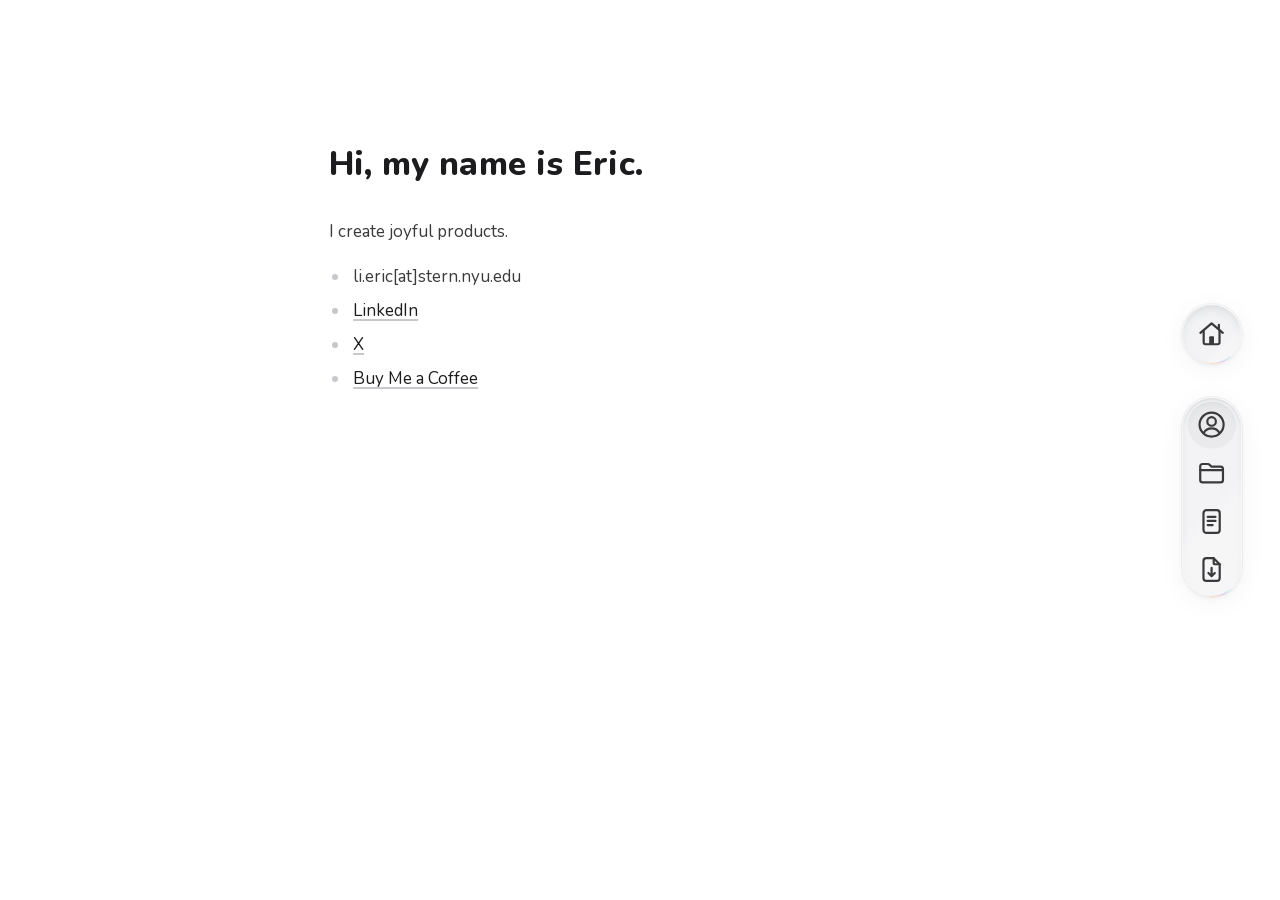
<file: about/index.html>
<!doctype html>
<html lang="en" class="is-page">
<head>
<meta charset="utf-8">
<meta name="viewport" content="width=device-width, initial-scale=1, viewport-fit=cover">
<title>About · Eric.</title>
<meta name="theme-color" content="#ffffff">
<link rel="stylesheet" href="../assets/site.css">
<link rel="stylesheet" href="../assets/app.css">
<script>document.documentElement.classList.add('js')</script>
</head>
<body data-page="about">
<main id="content" class="md">
<h1>Hi, my name is Eric.</h1>
<p>I create joyful products.</p>
<ul>
  <li>li.eric[at]stern.nyu.edu</li>
  <li><a href="https://linkedin.com/in/liericnyc" target="_blank" rel="noopener">LinkedIn</a></li>
  <li><a href="https://x.com/liiericc" target="_blank" rel="noopener">X</a></li>
  <li><a href="https://buymeacoffee.com/ericli" target="_blank" rel="noopener">Buy Me a Coffee</a></li>
</ul>
</main>
<noscript>
  <nav class="md md-nav">
    <ul>
      <li><a href="../">Home</a></li>
      <li><a href="../about/">About</a></li>
      <li><a href="../projects/">Projects</a></li>
      <li><a href="../experience/">Experience</a></li>
      <li><a href="../resume/">Resume</a></li>
    </ul>
  </nav>
</noscript>
<script src="../assets/app.js"></script>
</body>
</html>
</file>
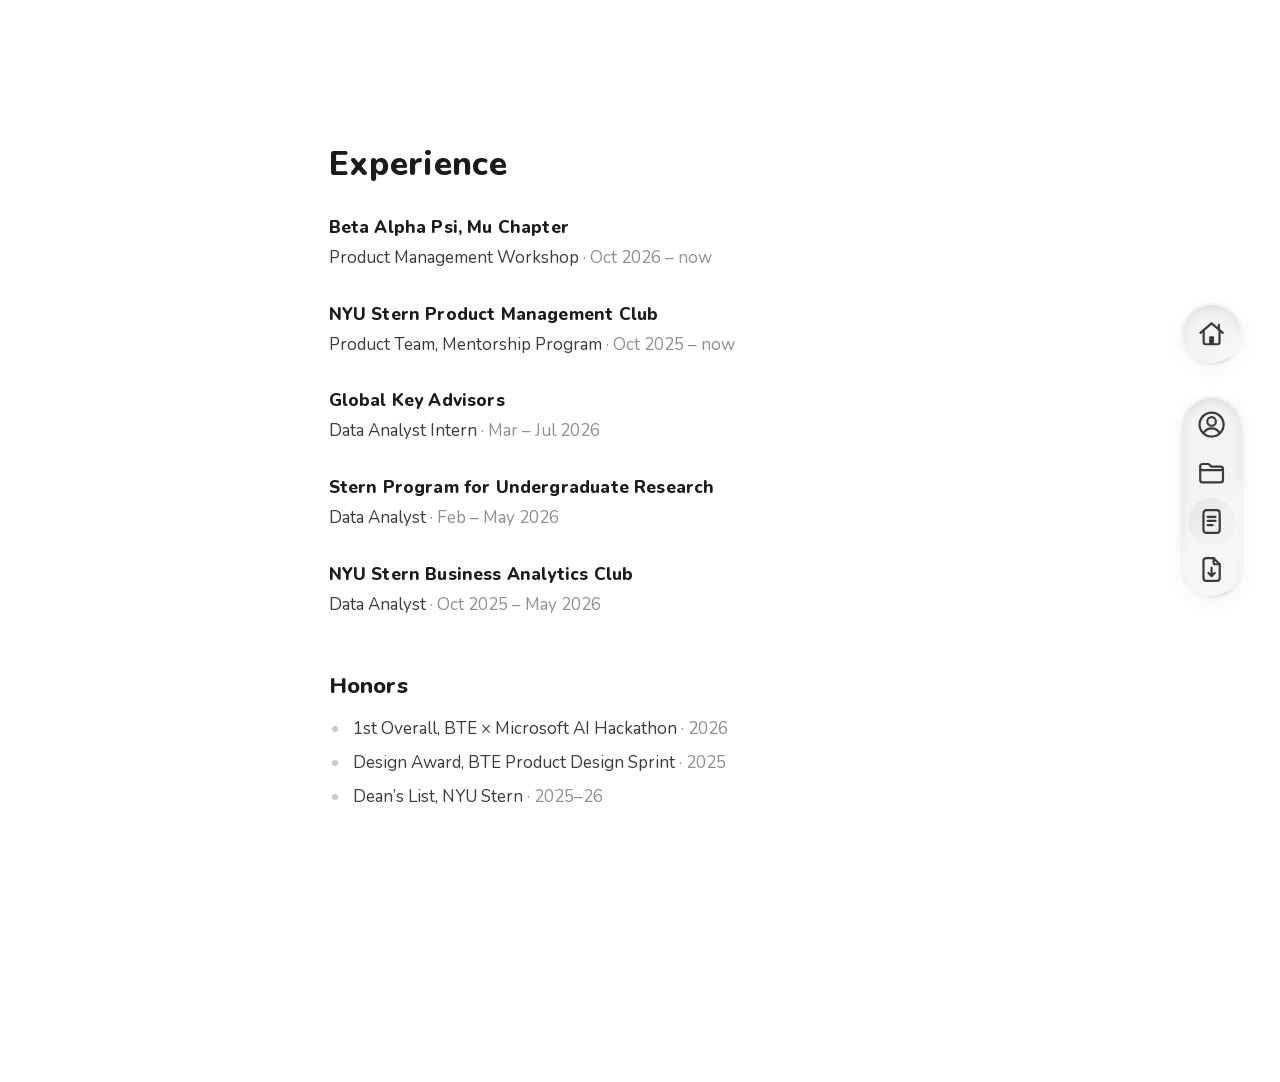
<file: experience/index.html>
<!doctype html>
<html lang="en" class="is-page">
<head>
<meta charset="utf-8">
<meta name="viewport" content="width=device-width, initial-scale=1, viewport-fit=cover">
<title>Experience · Eric.</title>
<meta name="theme-color" content="#ffffff">
<link rel="stylesheet" href="../assets/site.css">
<link rel="stylesheet" href="../assets/app.css">
<script>document.documentElement.classList.add('js')</script>
</head>
<body data-page="experience">
<main id="content" class="md">
<h1>Experience</h1>

<h3>Beta Alpha Psi, Mu Chapter</h3>
<p>Product Management Workshop <span class="meta">· Oct 2026 – now</span></p>

<h3>NYU Stern Product Management Club</h3>
<p>Product Team, Mentorship Program <span class="meta">· Oct 2025 – now</span></p>

<h3>Global Key Advisors</h3>
<p>Data Analyst Intern <span class="meta">· Mar – Jul 2026</span></p>

<h3>Stern Program for Undergraduate Research</h3>
<p>Data Analyst <span class="meta">· Feb – May 2026</span></p>

<h3>NYU Stern Business Analytics Club</h3>
<p>Data Analyst <span class="meta">· Oct 2025 – May 2026</span></p>

<h2>Honors</h2>
<ul>
  <li>1st Overall, BTE × Microsoft AI Hackathon <span class="meta">· 2026</span></li>
  <li>Design Award, BTE Product Design Sprint <span class="meta">· 2025</span></li>
  <li>Dean’s List, NYU Stern <span class="meta">· 2025–26</span></li>
</ul>
</main>
<noscript>
  <nav class="md md-nav">
    <ul>
      <li><a href="../">Home</a></li>
      <li><a href="../about/">About</a></li>
      <li><a href="../projects/">Projects</a></li>
      <li><a href="../experience/">Experience</a></li>
      <li><a href="../resume/">Resume</a></li>
    </ul>
  </nav>
</noscript>
<script src="../assets/app.js"></script>
</body>
</html>
</file>
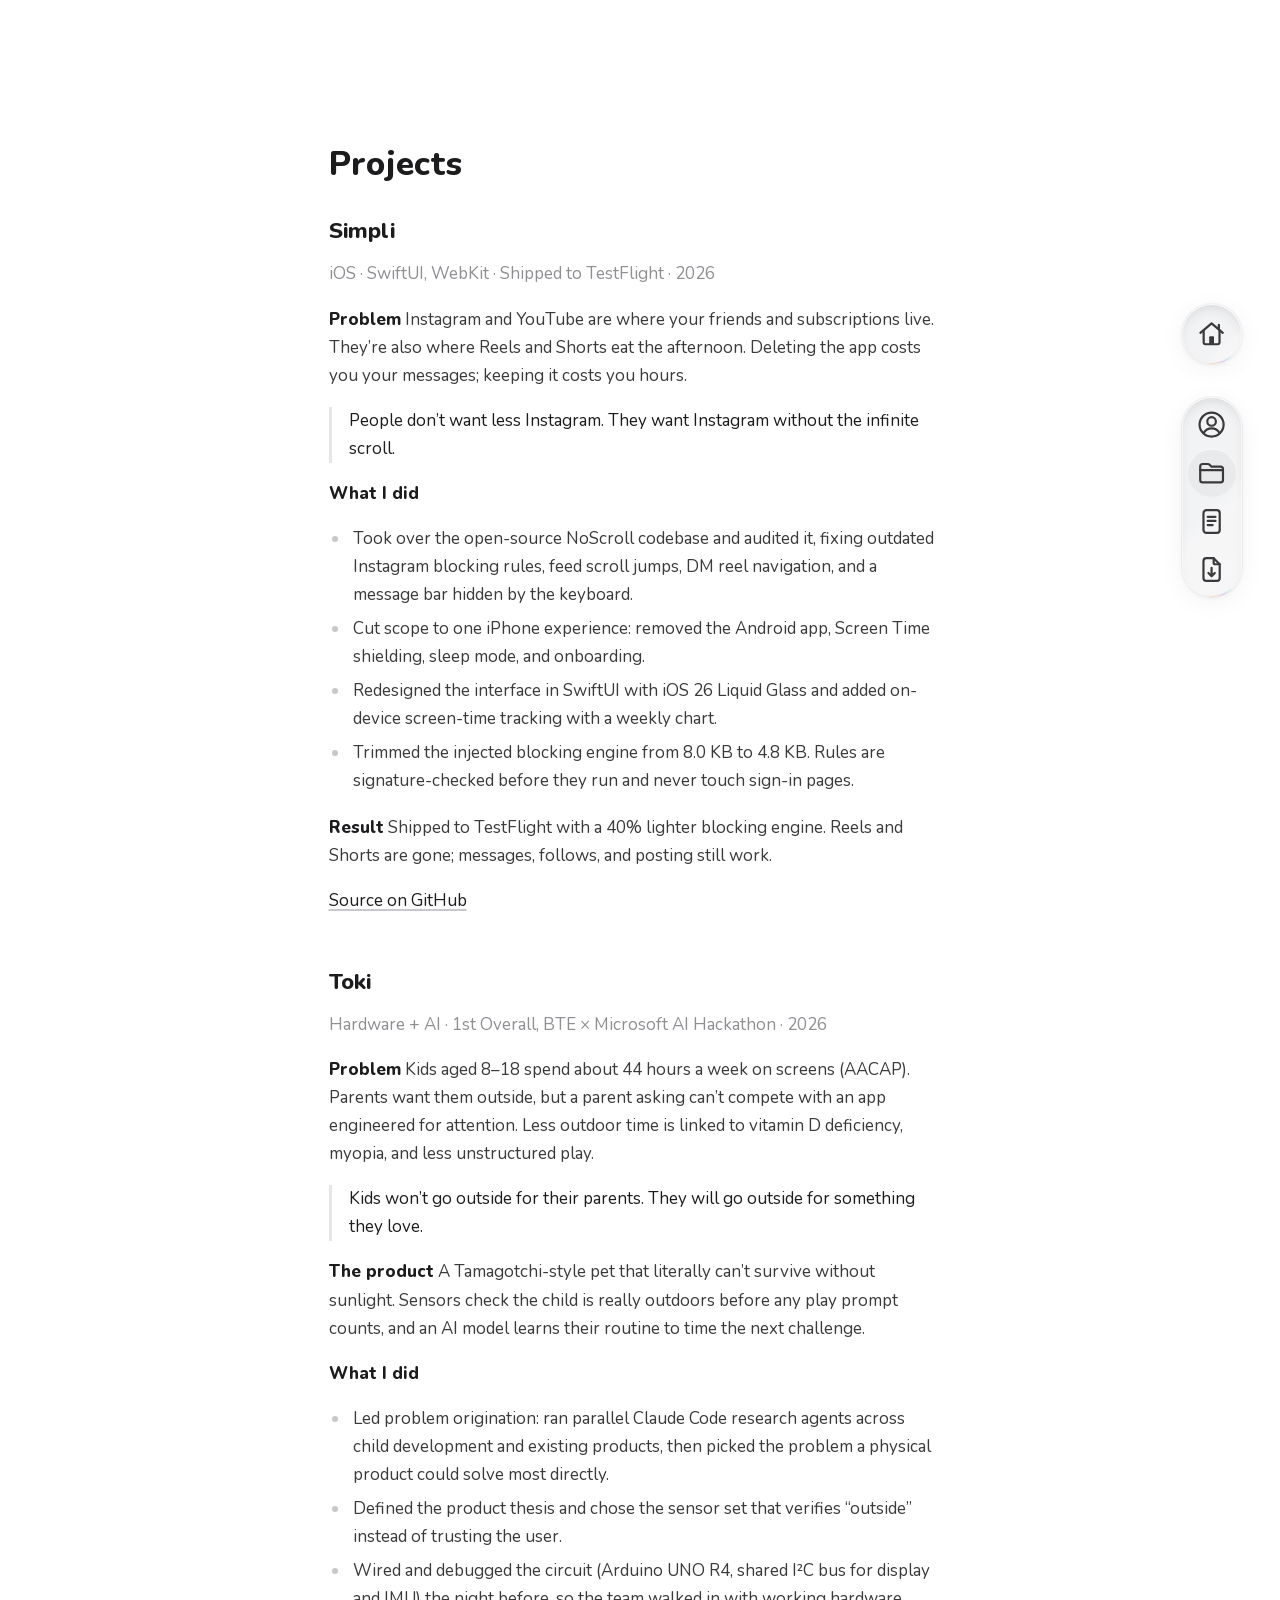
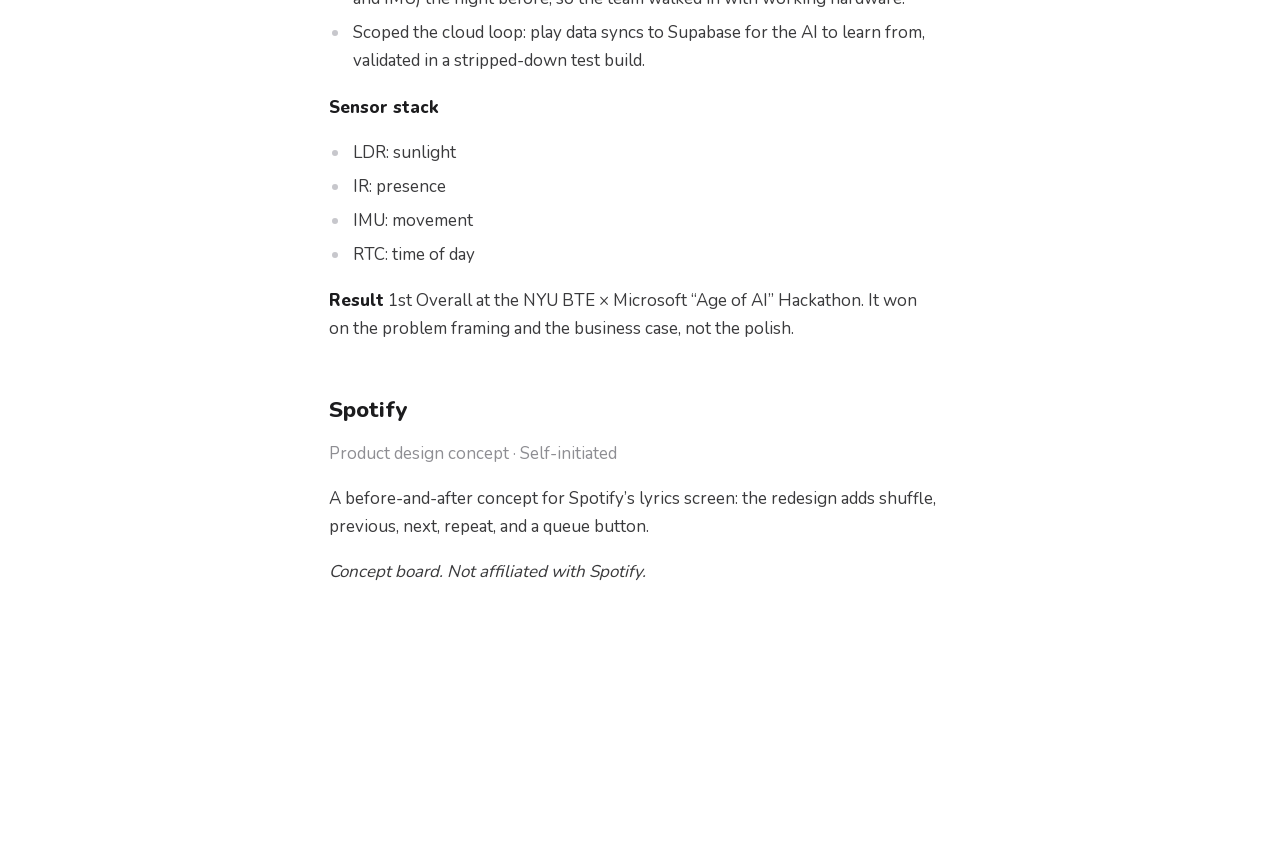
<file: projects/index.html>
<!doctype html>
<html lang="en" class="is-page">
<head>
<meta charset="utf-8">
<meta name="viewport" content="width=device-width, initial-scale=1, viewport-fit=cover">
<title>Projects · Eric.</title>
<meta name="theme-color" content="#ffffff">
<link rel="stylesheet" href="../assets/site.css">
<link rel="stylesheet" href="../assets/app.css">
<script>document.documentElement.classList.add('js')</script>
</head>
<body data-page="projects">
<main id="content" class="md">
<h1>Projects</h1>

<h2>Simpli</h2>
<p class="meta">iOS · SwiftUI, WebKit · Shipped to TestFlight · 2026</p>
<p><strong>Problem</strong> Instagram and YouTube are where your friends and subscriptions live. They’re also where Reels and Shorts eat the afternoon. Deleting the app costs you your messages; keeping it costs you hours.</p>
<blockquote><p>People don’t want less Instagram. They want Instagram without the infinite scroll.</p></blockquote>
<p><strong>What I did</strong></p>
<ul>
  <li>Took over the open-source NoScroll codebase and audited it, fixing outdated Instagram blocking rules, feed scroll jumps, DM reel navigation, and a message bar hidden by the keyboard.</li>
  <li>Cut scope to one iPhone experience: removed the Android app, Screen Time shielding, sleep mode, and onboarding.</li>
  <li>Redesigned the interface in SwiftUI with iOS 26 Liquid Glass and added on-device screen-time tracking with a weekly chart.</li>
  <li>Trimmed the injected blocking engine from 8.0 KB to 4.8 KB. Rules are signature-checked before they run and never touch sign-in pages.</li>
</ul>
<p><strong>Result</strong> Shipped to TestFlight with a 40% lighter blocking engine. Reels and Shorts are gone; messages, follows, and posting still work.</p>
<p><a href="https://github.com/ericclii/Simpli" target="_blank" rel="noopener">Source on GitHub</a></p>

<h2>Toki</h2>
<p class="meta">Hardware + AI · 1st Overall, BTE × Microsoft AI Hackathon · 2026</p>
<p><strong>Problem</strong> Kids aged 8–18 spend about 44 hours a week on screens (AACAP). Parents want them outside, but a parent asking can’t compete with an app engineered for attention. Less outdoor time is linked to vitamin D deficiency, myopia, and less unstructured play.</p>
<blockquote><p>Kids won’t go outside for their parents. They will go outside for something they love.</p></blockquote>
<p><strong>The product</strong> A Tamagotchi-style pet that literally can’t survive without sunlight. Sensors check the child is really outdoors before any play prompt counts, and an AI model learns their routine to time the next challenge.</p>
<p><strong>What I did</strong></p>
<ul>
  <li>Led problem origination: ran parallel Claude Code research agents across child development and existing products, then picked the problem a physical product could solve most directly.</li>
  <li>Defined the product thesis and chose the sensor set that verifies “outside” instead of trusting the user.</li>
  <li>Wired and debugged the circuit (Arduino UNO R4, shared I²C bus for display and IMU) the night before, so the team walked in with working hardware.</li>
  <li>Scoped the cloud loop: play data syncs to Supabase for the AI to learn from, validated in a stripped-down test build.</li>
</ul>
<p><strong>Sensor stack</strong></p>
<ul>
  <li>LDR: sunlight</li>
  <li>IR: presence</li>
  <li>IMU: movement</li>
  <li>RTC: time of day</li>
</ul>
<p><strong>Result</strong> 1st Overall at the NYU BTE × Microsoft “Age of AI” Hackathon. It won on the problem framing and the business case, not the polish.</p>

<h2>Spotify</h2>
<p class="meta">Product design concept · Self-initiated</p>
<p>A before-and-after concept for Spotify’s lyrics screen: the redesign adds shuffle, previous, next, repeat, and a queue button.</p>
<p><em>Concept board. Not affiliated with Spotify.</em></p>
</main>
<noscript>
  <nav class="md md-nav">
    <ul>
      <li><a href="../">Home</a></li>
      <li><a href="../about/">About</a></li>
      <li><a href="../projects/">Projects</a></li>
      <li><a href="../experience/">Experience</a></li>
      <li><a href="../resume/">Resume</a></li>
    </ul>
  </nav>
</noscript>
<script src="../assets/app.js"></script>
</body>
</html>
</file>
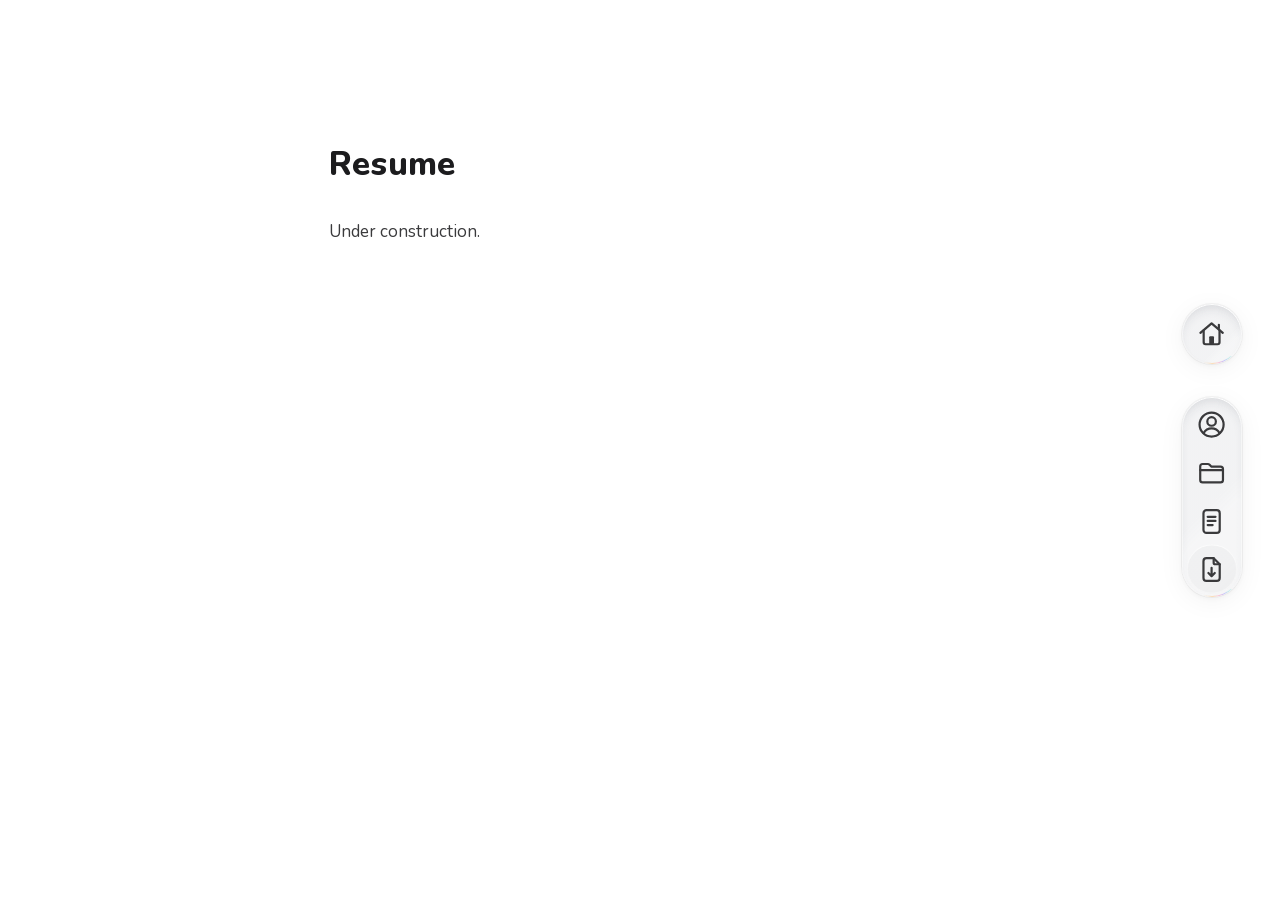
<file: resume/index.html>
<!doctype html>
<html lang="en" class="is-page">
<head>
<meta charset="utf-8">
<meta name="viewport" content="width=device-width, initial-scale=1, viewport-fit=cover">
<title>Resume · Eric.</title>
<meta name="theme-color" content="#ffffff">
<link rel="stylesheet" href="../assets/site.css">
<link rel="stylesheet" href="../assets/app.css">
<script>document.documentElement.classList.add('js')</script>
</head>
<body data-page="resume">
<main id="content" class="md">
<h1>Resume</h1>
<p>Under construction.</p>
</main>
<noscript>
  <nav class="md md-nav">
    <ul>
      <li><a href="../">Home</a></li>
      <li><a href="../about/">About</a></li>
      <li><a href="../projects/">Projects</a></li>
      <li><a href="../experience/">Experience</a></li>
      <li><a href="../resume/">Resume</a></li>
    </ul>
  </nav>
</noscript>
<script src="../assets/app.js"></script>
</body>
</html>
</file>
<file: assets/site.css>
/*
  SF Pro Rounded isn't licensed for web embedding, so it's reached three ways:
  - Safari (macOS / iOS): the `ui-rounded` generic resolves to SF Pro Rounded.
  - Chrome / Firefox on a Mac with SF Pro Rounded installed: local() below.
  - Everyone else: Nunito, the closest open rounded sans. Its ExtraBold is
    served as the bold weight because Nunito's Bold reads lighter than SF Pro
    Rounded Bold. (Nunito: SIL Open Font License, see OFL-Nunito.txt.)
*/
@font-face {
  font-family: "SF Rounded Local";
  font-weight: 400;
  src: local("SF Pro Rounded Regular"), local("SFProRounded-Regular");
}
@font-face {
  font-family: "SF Rounded Local";
  font-weight: 700;
  src: local("SF Pro Rounded Bold"), local("SFProRounded-Bold");
}
@font-face {
  font-family: "Nunito Fallback";
  font-weight: 400;
  font-display: block;
  src: url("nunito-regular.woff2") format("woff2");
}
@font-face {
  font-family: "Nunito Fallback";
  font-weight: 700;
  font-display: block;
  src: url("nunito-extrabold.woff2") format("woff2");
}

:root {
  --ink: #d1d1d6;          /* Apple systemGray4: the big word */
  --text: #3a3a3c;         /* body copy */
  --strong: #1c1c1e;       /* headings, link text */
  --mark: #c7c7cc;         /* markdown syntax: # - ** [ ]( ) > */
  --muted: #8e8e93;        /* link targets, metadata */
  --paper: #ffffff;
  --tracking: 0.05em;      /* ~5% looser than the font's default spacing */
  --rounded: ui-rounded, "SF Rounded Local", "SF Pro Rounded", "Nunito Fallback", system-ui, sans-serif;
  color-scheme: light;
}

*, *::before, *::after { box-sizing: border-box; }

/* Reserve the scrollbar's space everywhere, so moving between the landing
   page (no scroll) and a long page doesn't shift the layout mid-animation. */
html { scrollbar-gutter: stable; }
html.is-home { overflow: hidden; }

body {
  margin: 0;
  min-height: 100svh;
  background: var(--paper);
  font-family: var(--rounded);
  color: var(--text);
  -webkit-font-smoothing: antialiased;
  -webkit-tap-highlight-color: transparent;
  text-rendering: optimizeLegibility;
}

.visually-hidden {
  position: absolute;
  width: 1px; height: 1px;
  overflow: hidden;
  clip: rect(0 0 0 0);
  white-space: nowrap;
}

/* ---------- Markdown pages ----------
   Pages are styled like a rendered markdown document: plain headings,
   paragraphs, lists, quotes and links, and nothing else. */

.md {
  --side: max(24px, var(--dock-space, 96px));
  position: relative;
  z-index: 1;
  width: min(100%, calc(38rem + 2 * var(--side)));
  margin: 0 auto;
  padding: clamp(72px, 16vh, 160px) var(--side) 28vh;
  font-size: 1.0625rem;
  line-height: 1.65;
  font-weight: 400;
  overflow-wrap: break-word;
}
/* On narrow screens only the right side needs to clear the menu. */
@media (max-width: 720px) {
  .md { padding-left: 24px; width: 100%; }
}
.md:empty { padding: 0; }

.md h1, .md h2, .md h3 {
  color: var(--strong);
  font-weight: 700;
  line-height: 1.2;
  letter-spacing: 0.01em;
}
.md h1 { font-size: 2.1rem; margin: 0 0 1em; }
.md h2 { font-size: 1.4rem; margin: 2.4em 0 .7em; }
.md h3 { font-size: 1.08rem; margin: 1.9em 0 .3em; }
.md h1 + h2 { margin-top: 0; }

.md p { margin: 0 0 1em; }
.md .meta { color: var(--muted); }
.md strong { color: var(--strong); font-weight: 700; }
.md em { font-style: italic; }

.md ul { margin: 0 0 1.1em; padding-left: 1.25em; }
.md li { margin: 0 0 .35em; padding-left: .2em; }
.md li::marker { color: var(--mark); }

.md blockquote {
  margin: 0 0 1em;
  padding-left: 1em;
  border-left: 3px solid #e5e5ea;
  color: var(--strong);
}
.md blockquote p { margin: 0; }

.md a {
  color: var(--strong);
  text-decoration: underline;
  text-decoration-color: var(--mark);
  text-decoration-thickness: 1.5px;
  text-underline-offset: .2em;
  transition: color .2s ease, text-decoration-color .2s ease;
}
.md a:hover, .md a:focus-visible { color: #0a84ff; text-decoration-color: currentColor; outline: none; }

/* No-JS fallback navigation. */
.md-nav { padding: 0 var(--side, 24px) 10vh; max-width: calc(38rem + 48px); margin: 0 auto; }
</file>
<file: assets/app.css>
/* The landing word and the liquid-glass menu, shared by every page. */

/* ---------- The word ---------- */

.stage {
  position: fixed;
  inset: 0;
  z-index: 0;
  display: grid;
  place-items: center;
  overflow: clip;
  pointer-events: none;
}

.word {
  margin: 0;
  /* Oversized: ~58% of a desktop viewport, ~90% of a phone's width. */
  font-size: min(42vw, 44vh);
  font-weight: 700;
  line-height: 1;
  color: var(--ink);
  letter-spacing: var(--tracking);
  /* Balance the trailing tracking after the period so the word sits centred. */
  padding-left: var(--tracking);
  white-space: nowrap;
  text-align: center;
  user-select: none;
  -webkit-user-select: none;
}

/* Stacking the word on phones (PHONE_STACK in app.js). The word is two
   .rows, side by side by default; a .brk is an extra line break for the
   four-row stack. */
.brk { display: none; }
.brk::before { content: "\A"; white-space: pre; }
@media (max-width: 600px) and (orientation: portrait) {
  [data-stack="2"] .word,
  [data-stack="4"] .word { width: calc(100vw - 40px); }
  [data-stack="2"] .row,
  [data-stack="4"] .row { display: block; }
  /* Two staggered rows: "Er" set from the left edge, "ic." from the right,
     each about 70% of the width, which brings the "i" (and the menu fitted
     to it) in toward the middle of the screen. */
  [data-stack="2"] .word { font-size: min(62vw, 36svh); line-height: .95; }
  [data-stack="2"] .row:first-child { text-align: left; }
  [data-stack="2"] .row:last-child { text-align: right; }
  [data-stack="4"] .word { font-size: min(96vw, 24svh); line-height: .86; }
  [data-stack="4"] .brk { display: inline; }
}

/* Each letter floats off on its own, like a balloon. */
.ch { display: inline-block; will-change: transform; }

/* The "i": a real, invisible glyph keeps the font's exact advance width and
   baseline; the glass menu is fitted over where its ink would be. */
.i { position: relative; display: inline-block; }
.i-glyph { color: transparent; }
.i-baseline { display: inline-block; width: 0; height: 0; }

/* ---------- The menu ---------- */

/* Geometry is measured from the glyph by app.js; these are only fallbacks. */
.dock {
  --stem-w: 48px;
  --stem-top: 64px;
  --stem-h: 190px;
  --icon: 0.52;  /* icon size as a fraction of stem width */
  position: fixed;
  left: 0;
  top: 0;
  z-index: 10;
  width: var(--stem-w);
  height: calc(var(--stem-top) + var(--stem-h));
  transform: translate(var(--x, 0px), var(--y, 0px));
  /* Keep the menu on its own layer so moving it never repaints it. */
  will-change: transform;
}

/* Hold the menu until it's fitted to the real glyph, then settle in. */
.js .dock { opacity: 0; scale: .94; }
.js .dock.ready {
  opacity: 1;
  scale: 1;
  transition: opacity .5s ease, scale .7s cubic-bezier(.34, 1.4, .64, 1);
}

/* ---------- Liquid glass ---------- */

/* Animatable angle for the sheen sweep. */
@property --sheen-angle { syntax: "<angle>"; inherits: false; initial-value: -45deg; }

.glass {
  /* Rim light, after Apple's Liquid Glass references: a single hairline,
     brightest over the top-right shoulder and fading toward the bottom,
     with one short spectral streak (gold, rose, violet, aqua) where light
     disperses along the bottom edge. Sized off the glass's width so the
     pill and dot match. */
  --rim-light:
    linear-gradient(90deg, rgba(255,255,255,0) 36%, rgba(255,200,130,.6) 52%, rgba(255,160,190,.6) 61%,
      rgba(170,160,255,.6) 70%, rgba(140,225,225,.5) 77%, rgba(255,255,255,0) 89%)
      50% 100% / 100% calc(var(--gw) * .14) no-repeat,
    radial-gradient(calc(var(--gw) * .7) calc(var(--gw) * .55) at 72% 0%, #fff 25%, rgba(255,255,255,0)),
    linear-gradient(rgba(255,255,255,.9), rgba(255,255,255,.55) calc(var(--gw) * .6), rgba(255,255,255,.55) calc(100% - var(--gw) * .6), rgba(255,255,255,.15));
  --gw: var(--stem-w);
  position: absolute;
  left: 0;
  width: var(--stem-w);
  isolation: isolate;
  border-radius: 999px;
  /* Smoke tint laid over the clear glass. To go back to fully clear glass,
     set this to transparent. */
  --glass-tint: rgba(110,115,130,.09);
  /* Clear glass: mostly see-through, lifted only slightly over the page. */
  background: linear-gradient(var(--glass-tint), var(--glass-tint)), rgba(255,255,255,.55);
  box-shadow:
    /* Recessed: a soft shadow cast inward from under the top lip, deepest
       at 12 o'clock and fading by 10 and 2. */
    inset 0 calc(var(--gw) * .12) calc(var(--gw) * .18) calc(var(--gw) * -.06) rgba(40,45,60,.13),
    /* Lens thickness: only a whisper of edge tint, so the body stays clear. */
    inset 0 0 calc(var(--gw) * .05) rgba(75,85,105,.05),
    /* A hair of grey outside the bright rim. */
    0 0 0 1px rgba(0,0,0,.045),
    /* Faint, wide ambient shadow; no hard contact shadow. */
    0 calc(var(--gw) * .03) calc(var(--gw) * .12) rgba(0,0,0,.045),
    0 calc(var(--gw) * .08) calc(var(--gw) * .45) rgba(0,0,0,.05);
  transition: transform .3s cubic-bezier(.25, .8, .35, 1);
}

/* The rim (::before): one even hairline carrying the rim light. */
.glass::before {
  content: "";
  position: absolute;
  inset: 0;
  z-index: 2;
  border-radius: inherit;
  padding: 1px;
  background: var(--rim-light);
  -webkit-mask: linear-gradient(#000 0 0) content-box, linear-gradient(#000 0 0);
  -webkit-mask-composite: xor;
  mask: linear-gradient(#000 0 0) content-box exclude, linear-gradient(#000 0 0);
  pointer-events: none;
}
/* Sheen (::after): a faint diagonal band of light that slides across on
   hover and tilts on press. */
.glass::after {
  content: "";
  position: absolute;
  inset: 0;
  z-index: 1;
  border-radius: inherit;
  background: linear-gradient(var(--sheen-angle),
    rgba(255,255,255,0) 0%, rgba(255,255,255,.3) 40% 50%, rgba(255,255,255,0) 55%)
    0% 50% / 200% 200% no-repeat;
  pointer-events: none;
  transition: background-position .5s cubic-bezier(.25, 1, .5, 1), --sheen-angle .5s cubic-bezier(.25, 1, .5, 1);
}
.glass:hover::after { background-position: 25% 50%; }
.glass:active::after { background-position: 50% 15%; --sheen-angle: -15deg; }

.glass:active { transform: scale(1.025); }

.dot { top: 0; height: var(--stem-w); }
.stem {
  top: var(--stem-top);
  height: var(--stem-h);
  display: flex;
  flex-direction: column;
  padding: calc(var(--stem-w) * .06) 0;
}

.item {
  position: relative;
  z-index: 3;
  flex: 1;
  display: grid;
  place-items: center;
  color: #3a3a3c;
  border-radius: 999px;
  outline: none;
  transition: color .2s ease, transform .25s cubic-bezier(.25, .8, .35, 1);
}
.dot .item { position: absolute; inset: 0; }
.item svg {
  position: relative;
  z-index: 1;
  width: calc(var(--stem-w) * var(--icon));
  height: calc(var(--stem-w) * var(--icon));
  overflow: visible;
}
.item:active { transform: scale(.95); }
.item:focus-visible::after {
  content: "";
  position: absolute;
  inset: calc(var(--stem-w) * .08);
  border-radius: 999px;
  box-shadow: 0 0 0 2px #0a84ff;
}

/* The rig that draws the pill's glass while the menu flies (see flyDock in
   app.js): three windows, each onto a copy of the pill's glass, which only
   move and scale. Each window is wider than the pill so the glass's shadow
   isn't cut off. Its glass is opaque, the colour the clear glass shows on a
   white page, so the pixel where pieces overlap doesn't darken. */
.rig {
  position: absolute;
  left: 0;
  top: var(--stem-top);
  width: var(--stem-w);
  height: var(--stem-h);
  pointer-events: none;
  visibility: hidden;
}
.is-flying .rig { visibility: visible; }
.rig-part {
  position: absolute;
  left: calc(-1 * var(--m));
  right: calc(-1 * var(--m));
  overflow: hidden;
  will-change: transform;
}
.rig-part .glass {
  left: var(--m);
  height: var(--stem-h);
  background: rgb(242, 242, 244);
  transition: none;
}
.rig-top {
  top: calc(-1 * var(--m));
  height: calc(var(--m) + var(--stem-w) / 2 + 1px);
  transform-origin: 50% var(--m);
  /* The pixel that overlaps the middle covers only the glass, not the
     shadow beside it, which would otherwise darken there. */
  clip-path: polygon(0 0, 100% 0, 100% calc(100% - 1px), calc(100% - var(--m)) calc(100% - 1px),
    calc(100% - var(--m)) 100%, var(--m) 100%, var(--m) calc(100% - 1px), 0 calc(100% - 1px));
}
.rig-top .glass { top: var(--m); }
.rig-body {
  top: calc(var(--stem-w) / 2);
  height: calc(var(--stem-h) - var(--stem-w));
  transform-origin: 50% 0;
}
.rig-body .glass { top: calc(var(--stem-w) / -2); }
.rig-bottom {
  top: calc(var(--stem-h) - var(--stem-w) / 2 - 1px);
  /* Extra room below for the glass's soft shadow. */
  height: calc(var(--stem-w) / 2 + 1px + var(--m) * 2);
  transform-origin: 50% calc(var(--stem-w) / 2 + 1px);
  clip-path: polygon(0 1px, var(--m) 1px, var(--m) 0, calc(100% - var(--m)) 0, calc(100% - var(--m)) 1px,
    100% 1px, 100% 100%, 0 100%);
}
.rig-bottom .glass { top: calc(var(--stem-w) / 2 + 1px - var(--stem-h)); }
/* While the rig stands in, the pill shows only its icons and lens. */
.is-flying .stem { background: none; box-shadow: none; }
.is-flying .stem::before, .is-flying .stem::after { visibility: hidden; }

/* Selection lens: a small inner glass bubble that follows the pointer and
   rests on the current page, like the iOS tab bar. The dot has no room for
   one to travel to, so its own current state is drawn in place. */
.lens,
.dot .item[aria-current="page"]::before {
  border-radius: 999px;
  background: rgba(0,0,0,.035);
  box-shadow: inset 0 0 0 1px rgba(255,255,255,.35), inset 0 1px 0.5px rgba(255,255,255,.6);
}
.lens {
  position: absolute;
  z-index: 1;
  left: calc(var(--stem-w) * .09);
  right: calc(var(--stem-w) * .09);
  top: 0;
  aspect-ratio: 1;
  transform: translateY(var(--lens-y, 0px));
  transition: transform .4s cubic-bezier(.3, .8, .3, 1), opacity .25s ease;
  pointer-events: none;
}
.lens.is-hidden { opacity: 0; }
.dot .item[aria-current="page"]::before {
  content: "";
  position: absolute;
  inset: calc(var(--stem-w) * .09);
}
</file>
